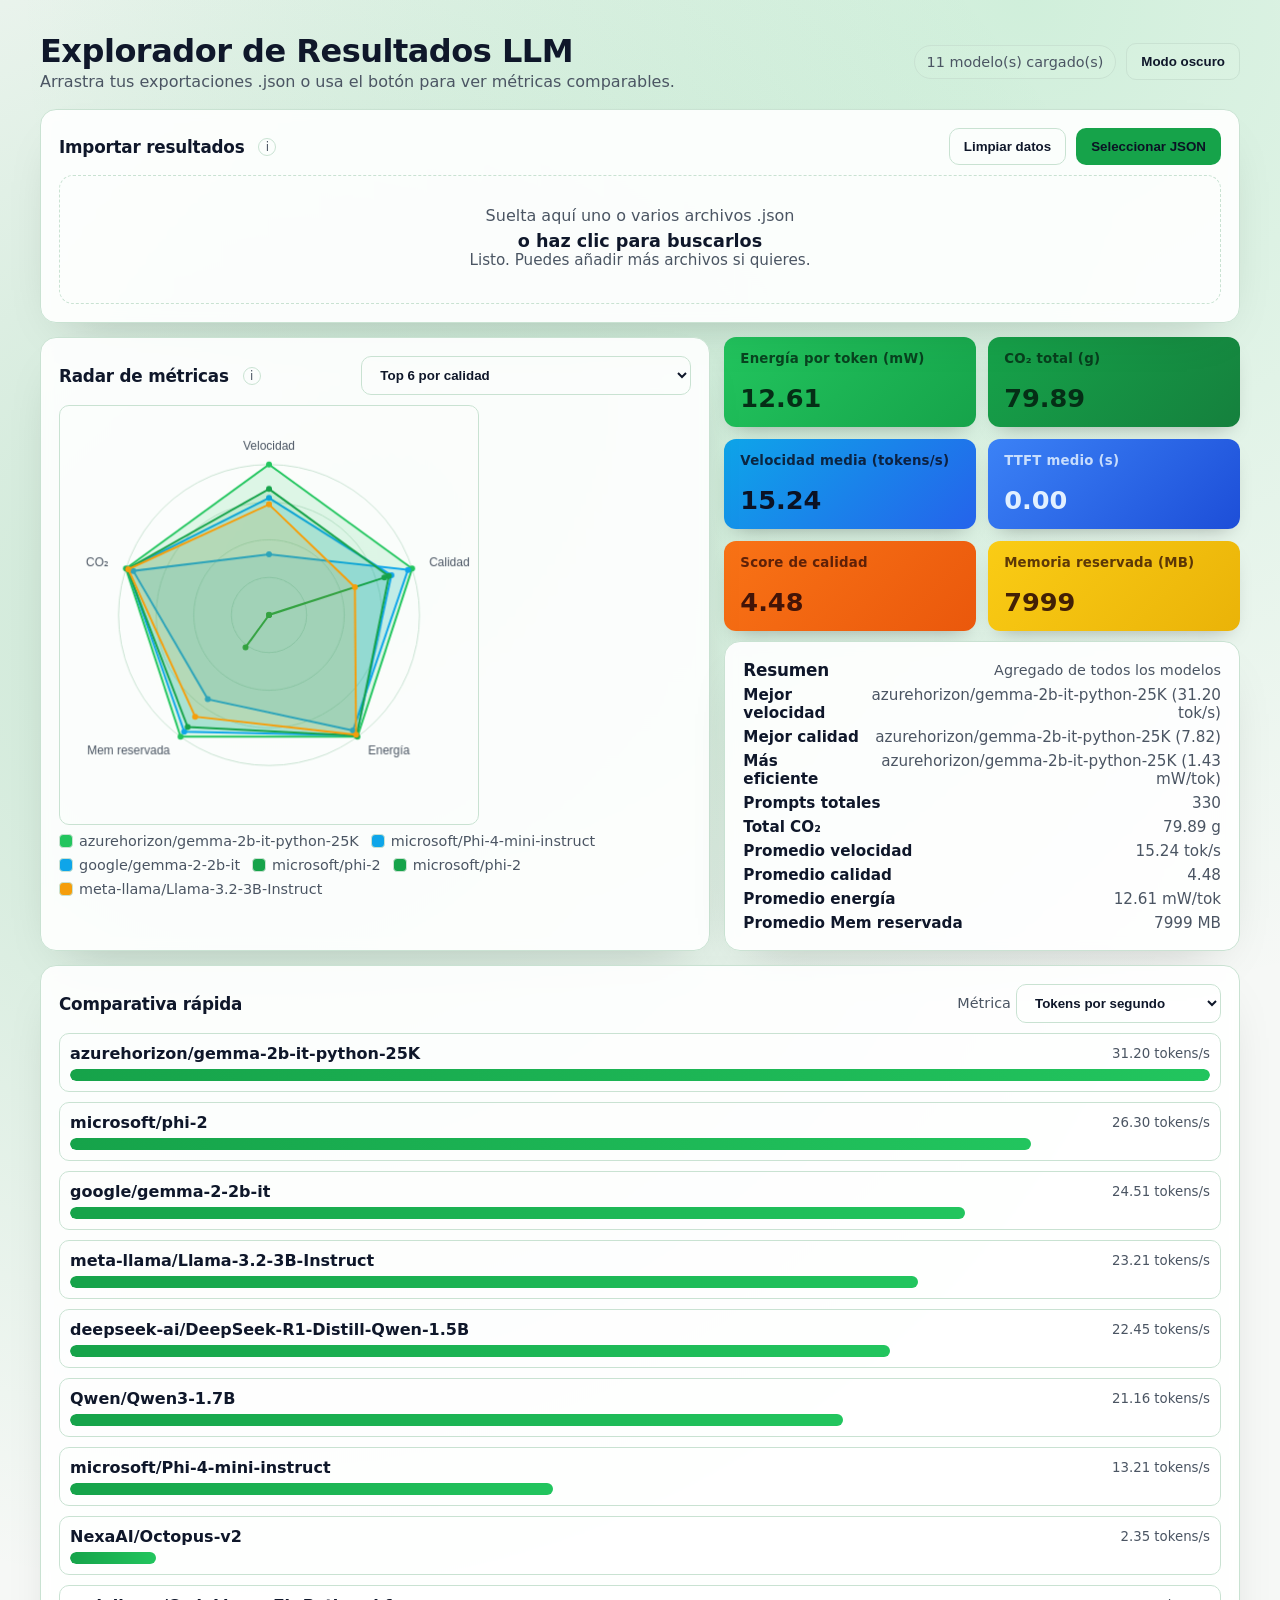
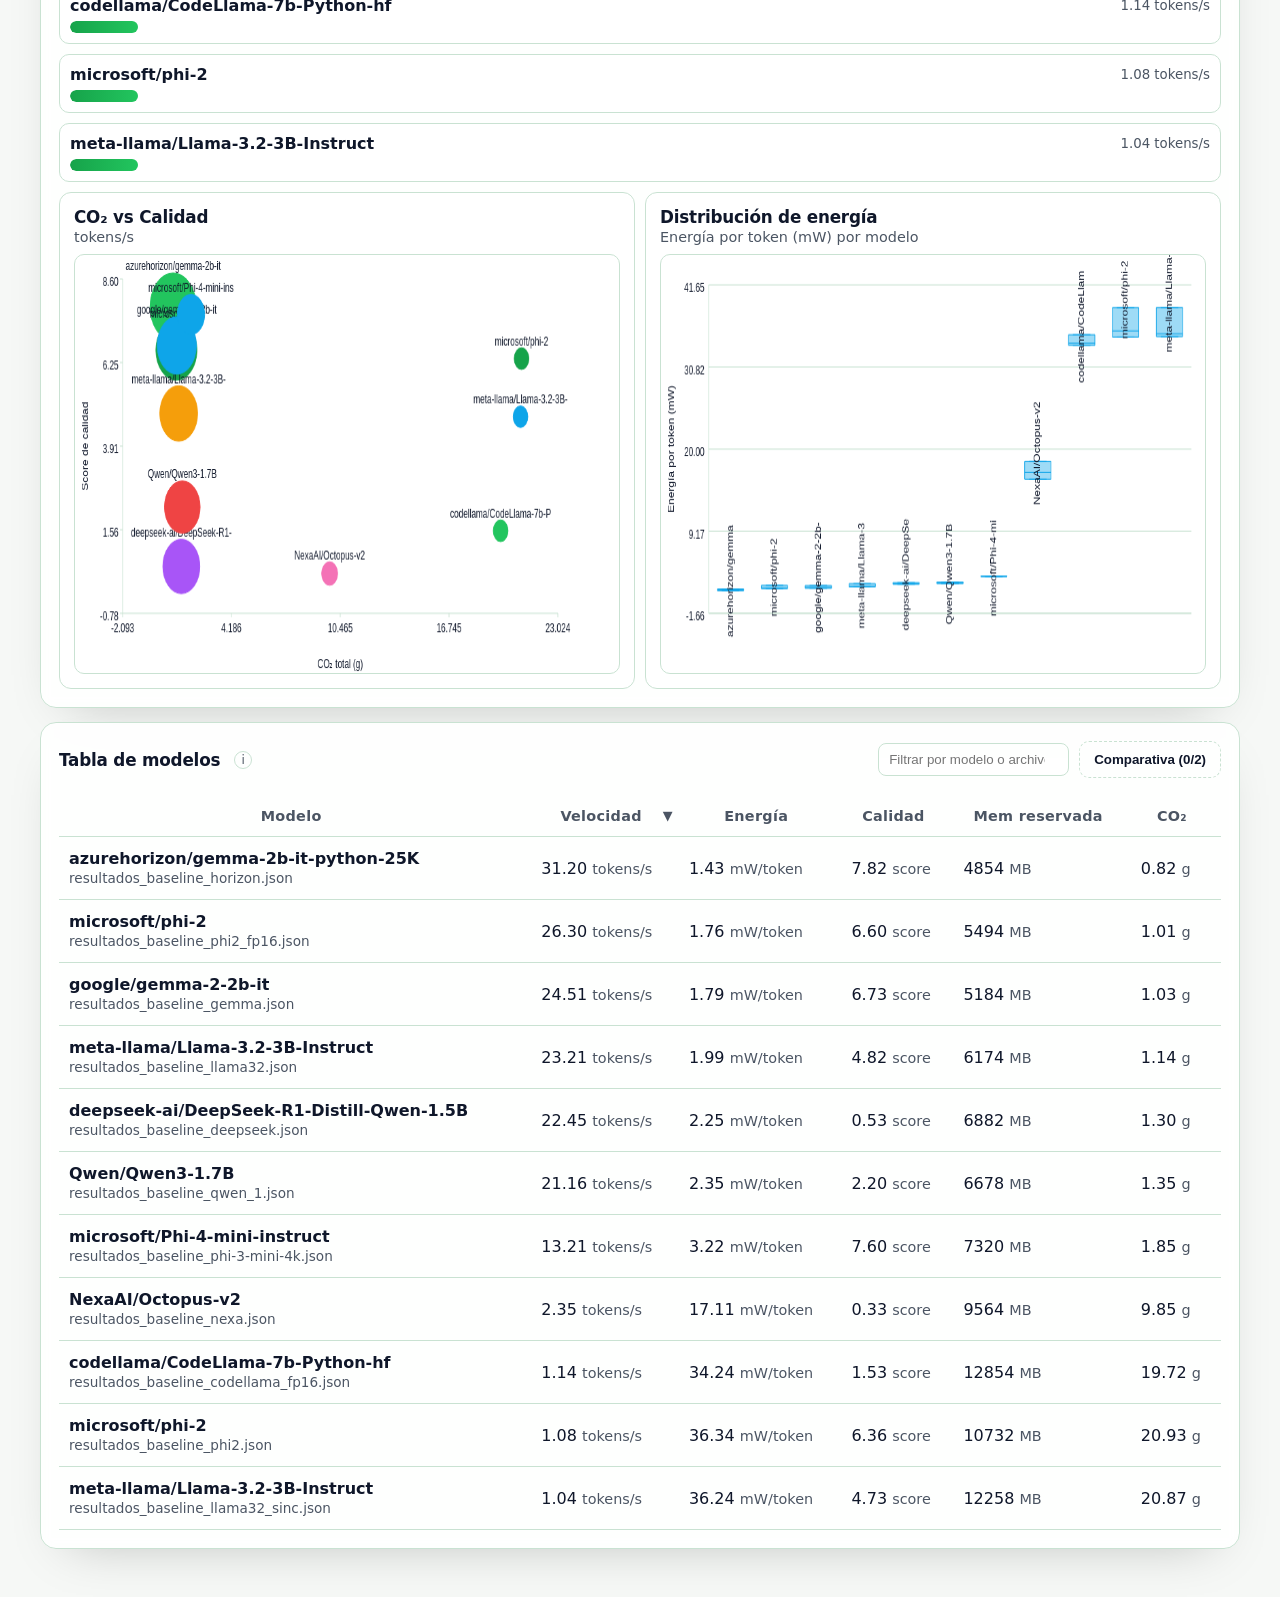
<file: index.html>
<!DOCTYPE html>
<html lang="es">
<head>
    <meta charset="UTF-8">
    <meta name="viewport" content="width=device-width, initial-scale=1.0">
    <title>Explorador de Resultados LLM</title>
    <link rel="icon" type="image/svg+xml" href="favicon.svg">
    <style>
        :root {
            /* Light mode (default) */
            --bg: #f6f8f6;
            --panel: rgba(255, 255, 255, 0.9);
            --border: #c9e2d2;
            --muted: #4b5563;
            --text: #0f172a;
            --accent: #16a34a;
            --accent-2: #22c55e;
            --card-1: linear-gradient(135deg, #16a34a 0%, #22c55e 100%);
            --card-2: linear-gradient(135deg, #0ea5e9 0%, #2563eb 100%);
            --card-3: linear-gradient(135deg, #f97316 0%, #ea580c 100%);
            --card-4: linear-gradient(135deg, #8b5cf6 0%, #6d28d9 100%);
            --shadow: 0 20px 50px -28px rgba(0,0,0,0.25);
        }

        /* end style */
        body[data-theme="dark"] {
            --bg: #0b1224;
            --panel: rgba(17, 24, 39, 0.8);
            --border: #24304a;
            --muted: #94a3b8;
            --text: #e2e8f0;
            --accent: #22c55e;
            --accent-2: #166534;
            --card-1: linear-gradient(135deg, #166534 0%, #22c55e 100%);
            --card-2: linear-gradient(135deg, #16a34a 0%, #0f5132 100%);
            --card-3: linear-gradient(135deg, #ea580c 0%, #c2410c 100%);
            --card-4: linear-gradient(135deg, #8b5cf6 0%, #6d28d9 100%);
            --shadow: 0 20px 50px -28px rgba(0,0,0,0.8);
        }

        * { box-sizing: border-box; }

        body {
            margin: 0;
            font-family: "Inter", "Segoe UI", system-ui, -apple-system, sans-serif;
            background: radial-gradient(circle at 20% 20%, color-mix(in srgb, var(--accent) 20%, transparent), transparent 35%),
                        radial-gradient(circle at 80% 0%, color-mix(in srgb, var(--accent-2) 18%, transparent), transparent 30%),
                        var(--bg);
            color: var(--text);
            min-height: 100vh;
            padding: 32px 18px 48px;
            }

        .layout { max-width: 1200px; margin: 0 auto; }
        header { display: flex; align-items: center; justify-content: space-between; gap: 16px; flex-wrap: wrap; margin-bottom: 18px; }
        header h1 { margin: 0; font-weight: 700; letter-spacing: -0.5px; }
        header p { margin: 2px 0 0; color: var(--muted); }

        .pill {
            padding: 8px 12px;
            border-radius: 999px;
            border: 1px solid var(--border);
            background: rgba(255,255,255,0.04);
            color: var(--muted);
            font-size: 0.9rem;
        }

        .panel {
            background: var(--panel);
            border: 1px solid var(--border);
            border-radius: 16px;
            padding: 18px;
            box-shadow: var(--shadow);
            backdrop-filter: blur(6px);
        }

        #drop-zone {
            position: relative;
            border: 1.5px dashed var(--border);
            border-radius: 14px;
            padding: 30px;
            text-align: center;
            transition: all 0.2s ease;
            cursor: pointer;
            background: rgba(255, 255, 255, 0.02);
        }

        #drop-zone.dragover {
            border-color: var(--accent);
            background: color-mix(in srgb, var(--accent) 18%, transparent);
            transform: translateY(-1px);
        }

        .drop-text { font-size: 1rem; color: var(--muted); margin: 0; }
        .drop-title { margin: 6px 0 0; font-size: 1.1rem; font-weight: 600; }

        .actions { display: flex; gap: 10px; align-items: center; flex-wrap: wrap; }
        .btn {
            border: 1px solid var(--border);
            background: rgba(255,255,255,0.04);
            color: var(--text);
            padding: 10px 14px;
            border-radius: 10px;
            cursor: pointer;
            transition: all 0.2s ease;
            font-weight: 600;
        }
        .btn:hover { border-color: var(--accent); color: var(--accent); }
        .btn-primary {
            background: var(--accent);
            color: #0b1224;
            border: 1px solid transparent;
        }
        .btn-primary:hover {
            filter: brightness(0.96);
            color: #0b1224;
            border-color: var(--accent);
        }

        .grid {
            display: grid;
            gap: 12px;
            grid-template-columns: repeat(2, minmax(220px, 1fr));
        }

        .metric-card {
            border-radius: 12px;
            padding: 14px 16px;
            color: #0b1224;
            min-height: 90px;
            display: flex;
            flex-direction: column;
            justify-content: space-between;
            box-shadow: 0 10px 20px -12px rgba(0,0,0,0.35);
        }
        .metric-card small { opacity: 0.85; font-weight: 600; letter-spacing: 0.2px; }
        .metric-card .value { font-size: 1.6rem; font-weight: 800; margin-top: 4px; }

        .panel-heading { display: flex; align-items: center; justify-content: space-between; gap: 10px; margin-bottom: 10px; }
        .panel-heading h3 { margin: 0; font-size: 1.05rem; letter-spacing: -0.2px; }

        .status { min-height: 22px; color: var(--muted); font-size: 0.95rem; }
        .tag { color: var(--muted); font-size: 0.9rem; }

        #chart {
            margin-top: 6px;
            display: grid;
            gap: 10px;
        }

        #chart-row {
            display: grid;
            grid-template-columns: repeat(auto-fit, minmax(320px, 1fr));
            gap: 10px;
            margin-top: 10px;
        }
        .chart-card {
            padding: 14px;
            border-radius: 12px;
            border: 1px solid var(--border);
            background: var(--panel);
        }
        .chart-canvas {
            width: 100%;
            height: auto;
            display: block;
            border-radius: 10px;
            border: 1px solid var(--border);
            background: rgba(255,255,255,0.02);
        }

        .bar {
            background: rgba(255,255,255,0.04);
            border: 1px solid var(--border);
            border-radius: 10px;
            padding: 10px;
        }
        .bar-label { display: flex; justify-content: space-between; align-items: center; margin-bottom: 6px; font-weight: 600; }
        .bar-label small { color: var(--muted); font-weight: 500; }
        .bar-track {
            background: rgba(255, 255, 255, 0.06);
            height: 12px;
            border-radius: 999px;
            overflow: hidden;
        }
        .bar-fill {
            height: 100%;
            border-radius: 999px;
            background: linear-gradient(90deg, var(--accent), var(--accent-2));
            width: 0;
            transition: width 0.3s ease;
        }

        /* Radar visuals */
        #radar-canvas {
            width: 100%;
            height: auto;
            display: block;
            border-radius: 10px;
            border: 1px solid var(--border);
            background: rgba(255,255,255,0.02);
        }
        .legend {
            display: flex;
            flex-wrap: wrap;
            gap: 8px 12px;
            margin-top: 8px;
            color: var(--muted);
        }
        .legend-item {
            display: inline-flex;
            align-items: center;
            gap: 6px;
            font-size: 0.9rem;
        }
        .legend-swatch {
            width: 14px;
            height: 14px;
            border-radius: 4px;
            border: 1px solid var(--border);
        }

        /* Summary layout */
        #summary-row {
            display: grid;
            grid-template-columns: 1.3fr 1fr;
            gap: 14px;
            align-items: stretch;
        }
        .cards-col { display: flex; flex-direction: column; gap: 10px; }
        .info-list { list-style: none; padding: 0; margin: 0; display: grid; gap: 6px; }
        .info-list li { font-size: 0.95rem; color: var(--muted); display: flex; justify-content: space-between; gap: 8px; }
        .info-key { color: var(--text); font-weight: 600; }
        .info-val { text-align: right; }

        @media (max-width: 900px) {
            #summary-row { grid-template-columns: 1fr; }
        }

        table { width: 100%; border-collapse: collapse; margin-top: 8px; }
        thead { color: var(--muted); font-size: 0.9rem; letter-spacing: 0.3px; }
        th, td { padding: 12px 10px; border-bottom: 1px solid var(--border); }
        tbody tr:hover { background: rgba(255,255,255,0.03); }
        td strong { display: block; }
        .file-name { color: var(--muted); font-size: 0.85rem; }
        .badge {
            display: inline-flex;
            align-items: center;
            gap: 6px;
            padding: 6px 8px;
            border-radius: 8px;
            background: rgba(255,255,255,0.06);
            border: 1px solid var(--border);
            color: var(--text);
            font-size: 0.9rem;
        }

        .table-controls {
            display: flex;
            justify-content: space-between;
            flex-wrap: wrap;
            gap: 10px;
            align-items: center;
        }
        .btn-ghost {
            border: 1px dashed var(--border);
            background: transparent;
            color: var(--text);
        }
        .control-left {
            display: flex;
            flex-wrap: wrap;
            gap: 8px;
            align-items: center;
        }
        .status-pill {
            padding: 6px 10px;
            border-radius: 999px;
            border: 1px solid var(--border);
            background: rgba(255,255,255,0.06);
            color: var(--muted);
            font-size: 0.9rem;
            white-space: nowrap;
        }
        .help-icon {
            display: inline-flex;
            align-items: center;
            justify-content: center;
            width: 18px;
            height: 18px;
            border-radius: 50%;
            border: 1px solid var(--border);
            color: var(--muted);
            font-size: 12px;
            cursor: pointer;
            margin-left: 6px;
            position: relative;
        }
        .help-icon .tooltip {
            display: none;
            position: absolute;
            top: 24px;
            left: 0;
            transform: translateX(-10%);
            background: var(--panel);
            border: 1px solid var(--border);
            border-radius: 8px;
            padding: 8px 10px;
            color: var(--text);
            font-size: 0.88rem;
            max-width: 240px;
            white-space: normal;
            box-shadow: var(--shadow);
            z-index: 5;
        }
        .help-icon:hover .tooltip { display: block; }
        .input {
            padding: 8px 10px;
            border-radius: 8px;
            border: 1px solid var(--border);
            background: rgba(255,255,255,0.04);
            color: var(--text);
        }
        .sortable {
            cursor: pointer;
            user-select: none;
            position: relative;
            padding-right: 18px;
        }
        .sortable::after {
            content: attr(data-sort-icon);
            position: absolute;
            right: 6px;
            color: var(--muted);
            font-size: 0.8rem;
        }

        /* Compare page */
        #compare-page {
            display: none;
            position: fixed;
            inset: 0;
            background: var(--bg);
            overflow-y: auto;
            padding: 26px 18px 36px;
            z-index: 10;
        }
        #compare-page .compare-grid {
            display: grid;
            grid-template-columns: repeat(auto-fit, minmax(320px, 1fr));
            gap: 14px;
        }
        #compare-page .metric-block {
            background: var(--panel);
            border: 1px solid var(--border);
            border-radius: 14px;
            padding: 14px;
        }
        #compare-page h2 { margin: 0 0 6px; letter-spacing: -0.2px; }
        #compare-page .meta { color: var(--muted); margin-bottom: 10px; }

        @media (max-width: 800px) {
            header { flex-direction: column; align-items: flex-start; }
            .panel-heading { flex-direction: column; align-items: flex-start; }
        }
    </style>
</head>
<body data-theme="light">
    <div class="layout">
        <header>
            <div>
                <h1>Explorador de Resultados LLM</h1>
                <p>Arrastra tus exportaciones .json o usa el botón para ver métricas comparables.</p>
            </div>
            <div class="actions">
                <div class="pill" id="model-count">0 modelos cargados</div>
                <button class="btn" id="theme-toggle" aria-pressed="false">Modo oscuro</button>
            </div>
        </header>

        <div class="panel" id="uploader">
            <div class="panel-heading">
                <div style="display:flex; align-items:center; gap:8px;">
                    <h3>Importar resultados</h3>
                    <span class="help-icon" aria-label="Ayuda importación">i
                        <span class="tooltip">Sube JSON de resultados o arrástralos aquí. Para defaults, sirve la web con un servidor local.</span>
                    </span>
                </div>
                <div class="actions">
                    <button class="btn" id="clear-data">Limpiar datos</button>
                    <button class="btn-primary btn" id="open-picker">Seleccionar JSON</button>
                    <input type="file" id="file-input" accept=".json" multiple style="display:none;">
                </div>
            </div>
            <div id="drop-zone">
                <p class="drop-text">Suelta aquí uno o varios archivos .json</p>
                <p class="drop-title">o haz clic para buscarlos</p>
                <div class="status" id="status">Esperando archivos…</div>
            </div>
        </div>

        <div id="summary-row" style="margin-top:14px;">
            <div class="panel" id="radar-panel" style="display:none;">
                <div class="panel-heading">
                    <div style="display:flex; align-items:center; gap:8px;">
                        <h3>Radar de métricas</h3>
                        <span class="help-icon" aria-label="Ayuda radar">i
                            <span class="tooltip">Usa el desplegable o la leyenda para enfocar un modelo. Los ejes se normalizan con mínimos/máximos globales.</span>
                        </span>
                    </div>
                    <select id="radar-select" class="btn" aria-label="Seleccionar modelo para radar">
                        <option value="__auto__">Top 6 por calidad</option>
                    </select>
                </div>
                <canvas id="radar-canvas"></canvas>
                <div class="legend" id="radar-legend"></div>
            </div>

            <div class="cards-col" id="cards" style="display:none;">
                <div class="grid">
                    <div class="metric-card" style="background: linear-gradient(135deg,#22c55e,#16a34a); color:#052e16;">
                        <small>Energía por token (mW)</small>
                        <div class="value" id="energy-card">0</div>
                    </div>
                    <div class="metric-card" style="background: linear-gradient(135deg,#16a34a,#15803d); color:#052e16;">
                        <small>CO₂ total (g)</small>
                        <div class="value" id="co2-card">0</div>
                    </div>
                    <div class="metric-card" style="background: linear-gradient(135deg,#0ea5e9,#2563eb); color:#0b1224;">
                        <small>Velocidad media (tokens/s)</small>
                        <div class="value" id="speed-card">0</div>
                    </div>
                    <div class="metric-card" style="background: linear-gradient(135deg,#3b82f6,#1d4ed8); color:#e2f0ff;">
                        <small>TTFT medio (s)</small>
                        <div class="value" id="ttft-card">0</div>
                    </div>
                    <div class="metric-card" style="background: linear-gradient(135deg,#f97316,#ea580c); color:#431407;">
                        <small>Score de calidad</small>
                        <div class="value" id="quality-card">0</div>
                    </div>
                    <div class="metric-card" style="background: linear-gradient(135deg,#facc15,#eab308); color:#422006;">
                        <small>Memoria reservada (MB)</small>
                        <div class="value" id="mem-card">0</div>
                    </div>
                </div>
                <div class="panel" id="info-panel">
                    <div class="panel-heading" style="margin-bottom:6px;">
                        <h3 id="info-title" style="margin:0;">Resumen</h3>
                        <span class="tag" id="info-subtitle">Agregado de todos los modelos</span>
                    </div>
                    <ul class="info-list" id="info-list"></ul>
                </div>
            </div>
        </div>

        <div class="panel" id="chart-panel" style="display:none; margin-top: 14px;">
            <div class="panel-heading">
                <h3>Comparativa rápida</h3>
                <div>
                    <label class="tag" for="metric-select">Métrica</label>
                    <select id="metric-select" class="btn">
                        <option value="tps">Tokens por segundo</option>
                        <option value="eval">Score de calidad</option>
                        <option value="wpt">mW por token</option>
                        <option value="mem_reserved">Memoria reservada (MB)</option>
                    </select>
                </div>
            </div>
            <div id="chart"></div>
            <div id="chart-row">
                <div class="chart-card">
                    <div class="panel-heading" style="margin-bottom:8px; padding:0;">
                        <div>
                            <h3 style="margin:0;">CO₂ vs Calidad</h3>
                            <span class="tag">tokens/s</span>
                        </div>
                    </div>
                    <canvas id="bubble-canvas" class="chart-canvas"></canvas>
                </div>
                <div class="chart-card">
                    <div class="panel-heading" style="margin-bottom:8px; padding:0;">
                        <div>
                            <h3 style="margin:0;">Distribución de energía</h3>
                            <span class="tag">Energía por token (mW) por modelo</span>
                        </div>
                    </div>
                    <canvas id="box-canvas" class="chart-canvas"></canvas>
                </div>
            </div>
        </div>


        <div class="panel" id="table-panel" style="display:none; margin-top: 14px;">
            <div class="panel-heading">
                <div style="display:flex; align-items:center; gap:8px;">
                    <h3>Tabla de modelos</h3>
                    <span class="help-icon" aria-label="Ayuda tabla">i
                        <span class="tooltip">Ordena con los encabezados. Filtra por texto. Haz clic en filas para marcar hasta 2 y abrir la comparativa.</span>
                    </span>
                </div>
                <div class="table-controls">
                    <div class="control-left">
                        <input class="input" id="table-filter" type="search" placeholder="Filtrar por modelo o archivo">
                    </div>
                    <div class="control-right">
                        <button class="btn btn-ghost" id="open-compare" disabled>Comparativa (0/2)</button>
                    </div>
                </div>
            </div>
            <div style="overflow-x:auto;">
                <table>
                    <thead>
                        <tr>
                            <th class="sortable" data-key="model" data-sort-icon="">Modelo</th>
                            <th class="sortable" data-key="speed" data-sort-icon="">Velocidad</th>
                            <th class="sortable" data-key="wpt" data-sort-icon="">Energía</th>
                            <th class="sortable" data-key="eval" data-sort-icon="">Calidad</th>
                            <th class="sortable" data-key="mem_reserved" data-sort-icon="">Mem reservada</th>
                            <th class="sortable" data-key="co2" data-sort-icon="">CO₂</th>
                        </tr>
                    </thead>
                    <tbody id="table-body"></tbody>
                </table>
            </div>
        </div>
    </div>

    <div class="panel" id="compare-panel" style="display:none; margin-top: 14px;">
        <div class="panel-heading">
            <h3>Comparativa lado a lado</h3>
            <span class="tag" id="compare-title">Selecciona 2 modelos en la tabla</span>
        </div>
        <div id="compare-grid" style="display:grid; grid-template-columns: repeat(auto-fit, minmax(280px, 1fr)); gap: 12px;"></div>
    </div>

    <div id="compare-page">
        <div style="display:flex; justify-content:space-between; align-items:center; gap:12px; flex-wrap:wrap; margin-bottom:14px;">
            <div>
                <h2>Comparativa detallada</h2>
                <div class="meta" id="compare-page-subtitle">Selecciona 2 modelos en la tabla</div>
            </div>
            <div style="display:flex; gap:8px; flex-wrap:wrap;">
                <button class="btn" id="close-compare-page">Volver</button>
                <button class="btn btn-ghost" id="clear-compare">Limpiar selección</button>
            </div>
        </div>
        <div id="compare-page-grid" class="compare-grid"></div>
    </div>

    <script>
        const state = {
            models: [],
            seen: new Set(),
            byFile: {},
            colorMap: {},
            activeModel: null
        };
        const defaultFiles = [
            "resultados_baseline_codellama_fp16.json",
            "resultados_baseline_deepseek.json",
            "resultados_baseline_gemma.json",
            "resultados_baseline_horizon.json",
            "resultados_baseline_llama32.json",
            "resultados_baseline_llama32_sinc.json",
            "resultados_baseline_nexa.json",
            "resultados_baseline_phi2_fp16.json",
            "resultados_baseline_phi2.json",
            "resultados_baseline_phi-3-mini-4k.json",
            "resultados_baseline_qwen_1.json"
        ];

        const themeToggle = document.getElementById("theme-toggle");
        const dropZone = document.getElementById("drop-zone");
        const fileInput = document.getElementById("file-input");
        const status = document.getElementById("status");
        const modelCount = document.getElementById("model-count");
        const chartPanel = document.getElementById("chart-panel");
        const tablePanel = document.getElementById("table-panel");
        const radarPanel = document.getElementById("radar-panel");
        const radarCanvas = document.getElementById("radar-canvas");
        const radarLegend = document.getElementById("radar-legend");
        const radarSelect = document.getElementById("radar-select");
        const cards = document.getElementById("cards");
        const infoTitle = document.getElementById("info-title");
        const infoSubtitle = document.getElementById("info-subtitle");
        const infoList = document.getElementById("info-list");
        const tableFilter = document.getElementById("table-filter");
        const tableHeaders = Array.from(document.querySelectorAll("th.sortable"));
        const clearBtn = document.getElementById("clear-data");
        const comparePanel = document.getElementById("compare-panel");
        const compareGrid = document.getElementById("compare-grid");
        const compareTitle = document.getElementById("compare-title");
        const compareHint = document.getElementById("compare-hint");
        const comparePage = document.getElementById("compare-page");
        const comparePageGrid = document.getElementById("compare-page-grid");
        const comparePageSubtitle = document.getElementById("compare-page-subtitle");
        const openCompareBtn = document.getElementById("open-compare");
        const closeComparePageBtn = document.getElementById("close-compare-page");
        const clearCompareBtn = document.getElementById("clear-compare");
        const bubbleCanvas = document.getElementById("bubble-canvas");
        const boxCanvas = document.getElementById("box-canvas");

        const speedCard = document.getElementById("speed-card");
        const energyCard = document.getElementById("energy-card");
        const memCard = document.getElementById("mem-card");
        const qualityCard = document.getElementById("quality-card");
        const ttftCard = document.getElementById("ttft-card");
        const co2Card = document.getElementById("co2-card");

        const THEME_KEY = "results_viewer_theme";
        const tableSort = { key: "speed", dir: "desc" };
        let filterText = "";
        let selectedForCompare = [];

        document.getElementById("open-picker").addEventListener("click", () => fileInput.click());
        document.getElementById("metric-select").addEventListener("change", () => renderChart());
        radarSelect.addEventListener("change", () => {
            const val = radarSelect.value;
            state.activeModel = val === "__auto__" ? null : val;
            renderRadarChart();
            renderSummary();
            renderComparePanel();
        });
        clearBtn.addEventListener("click", () => clearAll());
        openCompareBtn.addEventListener("click", () => openComparePage());
        closeComparePageBtn.addEventListener("click", () => closeComparePage());
        clearCompareBtn.addEventListener("click", () => {
            selectedForCompare = [];
            renderTable();
            renderComparePanel();
            closeComparePage();
        });
        tableFilter.addEventListener("input", (e) => {
            filterText = e.target.value.toLowerCase();
            renderTable();
        });
        tableHeaders.forEach(th => {
            th.addEventListener("click", () => {
                const key = th.dataset.key;
                if (tableSort.key === key) {
                    tableSort.dir = tableSort.dir === "asc" ? "desc" : "asc";
                } else {
                    tableSort.key = key;
                    tableSort.dir = key === "model" ? "asc" : "desc";
                }
                updateSortIcons();
                renderTable();
            });
        });
        themeToggle.addEventListener("click", () => {
            const current = document.body.getAttribute("data-theme") || "light";
            const next = current === "dark" ? "light" : "dark";
            setTheme(next);
        });

        initializeTheme();
        loadDefaults(true);
        setTimeout(() => {
            if (!state.models.length) loadDefaults(true);
        }, 400);

        fileInput.addEventListener("change", (e) => handleFiles([...e.target.files]));

        ["dragenter", "dragover"].forEach(evt => {
            dropZone.addEventListener(evt, (e) => {
                e.preventDefault();
                e.stopPropagation();
                dropZone.classList.add("dragover");
            });
        });
        ["dragleave", "drop"].forEach(evt => {
            dropZone.addEventListener(evt, (e) => {
                e.preventDefault();
                e.stopPropagation();
                dropZone.classList.remove("dragover");
            });
        });
        dropZone.addEventListener("drop", (e) => {
            const files = [...e.dataTransfer.files].filter(f => f.name.toLowerCase().endsWith(".json"));
            handleFiles(files);
        });
        dropZone.addEventListener("click", () => fileInput.click());

        function initializeTheme() {
            const stored = localStorage.getItem(THEME_KEY);
            setTheme(stored || "light");
        }

        function setTheme(theme) {
            document.body.setAttribute("data-theme", theme);
            localStorage.setItem(THEME_KEY, theme);
            const dark = theme === "dark";
            themeToggle.textContent = dark ? "Modo claro" : "Modo oscuro";
            themeToggle.setAttribute("aria-pressed", dark ? "true" : "false");
        }

        function handleFiles(files) {
            if (!files.length) {
                status.textContent = "No se detectaron archivos .json.";
                return;
            }
            status.textContent = `Procesando ${files.length} archivo(s)…`;
            files.forEach(file => {
                const reader = new FileReader();
                reader.onload = (e) => {
                    ingestContent(e.target.result, file.name);
                    finalizeRender();
                };
                reader.onerror = () => status.textContent = `No pude leer ${file.name}`;
                reader.readAsText(file);
            });
        }

        function ingestContent(text, filename) {
            if (state.seen.has(filename)) return;
            try {
                const parsed = JSON.parse(text);
                if (!parsed.payload || !parsed.payload.metrics) throw new Error("Formato sin payload.metrics");
                const metrics = parsed.payload.metrics;
                const info = parsed.payload.run_info || {};

                const record = {
                    model: info.model || filename.replace(".json", ""),
                    filename,
                    disciplines: info.disciplines || [],
                    scores: metrics.evaluation_scores || [],
                    speed: mean(metrics.tokens_per_second),
                    wpt: mean(metrics.w_per_token) * 1000, // pasar a mW
                    eval: mean(metrics.evaluation_scores),
                    ttft: mean(metrics.ttft),
                    co2: sum(metrics.co2e_g_total),
                    mem_reserved: info.gpu_memory_reserved_mb || 0,
                    raw: parsed
                };

                state.models.push(record);
                state.seen.add(filename);
                state.byFile[filename] = record;
            } catch (err) {
                console.error(`Error en ${filename}:`, err);
            }
        }

        async function loadDefaults(isAuto = false) {
            if (location.protocol === "file:") {
                if (isAuto) {
                    status.textContent = "No se pueden cargar archivos por defecto en modo file://. Usa un servidor local o sube JSON.";
                }
                return;
            }
            status.textContent = isAuto ? "Cargando resultados locales..." : "Cargando archivos...";
            const fetches = defaultFiles.map(async (name) => {
                if (state.seen.has(name)) return null;
                const candidates = Array.from(new Set([name, `./${name}`]));
                for (const url of candidates) {
                    try {
                        const res = await fetch(url, { cache: "no-store" });
                        if (!res.ok) continue;
                        const text = await res.text();
                        return { name, text };
                    } catch (e) {
                        continue;
                    }
                }
                return null;
            });
            const results = await Promise.all(fetches);
            const loaded = results.filter(Boolean);
            if (!loaded.length && isAuto) {
                status.textContent = "No se encontraron resultados locales.";
                return;
            }
            loaded.forEach(f => ingestContent(f.text, f.name));
            if (loaded.length) {
                finalizeRender();
            } else {
                status.textContent = location.protocol === "file:"
                    ? "Inicia un servidor local (por ej. `python -m http.server`) o sube JSON manualmente."
                    : "No se cargaron archivos.";
            }
        }

        function finalizeRender() {
            if (!state.models.length) return;
            state.models.sort((a, b) => b.speed - a.speed);
            renderSummary();
            renderChart();
            populateRadarSelect();
            assignColors();
            renderRadarChart();
            renderBubble();
            if (typeof renderBoxPlot === "function") {
                renderBoxPlot();
            }
            renderTable();
            updateInfoPanel();
            modelCount.textContent = `${state.models.length} modelo(s) cargado(s)`;
            status.textContent = "Listo. Puedes añadir más archivos si quieres.";
            radarPanel.style.display = "block";
            chartPanel.style.display = "block";
            tablePanel.style.display = "block";
            cards.style.display = "flex";
        }

        function renderSummary() {
            const total = state.models.length;
            const active = state.activeModel ? state.byFile[state.activeModel] : null;

            if (active) {
                speedCard.textContent = (active.speed ?? 0).toFixed(2);
                energyCard.textContent = (active.wpt ?? 0).toFixed(2);
                memCard.textContent = (active.mem_reserved ?? 0).toFixed(0);
                qualityCard.textContent = (active.eval ?? 0).toFixed(2);
                ttftCard.textContent = (active.ttft ?? 0).toFixed(2);
                co2Card.textContent = (active.co2 ?? 0).toFixed(2);
            } else {
                const speedAvg = average(state.models.map(m => m.speed));
                const wptAvg = average(state.models.map(m => m.wpt));
                const evalAvg = average(state.models.map(m => m.eval));
                const memAvg = average(state.models.map(m => m.mem_reserved));
                const ttftAvg = average(state.models.map(m => m.ttft));
                const co2Total = state.models.reduce((acc, m) => acc + (m.co2 || 0), 0);

                speedCard.textContent = speedAvg.toFixed(2);
                energyCard.textContent = wptAvg.toFixed(2);
                memCard.textContent = memAvg.toFixed(0);
                qualityCard.textContent = evalAvg.toFixed(2);
                ttftCard.textContent = ttftAvg.toFixed(2);
                co2Card.textContent = co2Total.toFixed(2);
            }
            updateInfoPanel();
        }

        function clearAll() {
            state.models = [];
            state.seen = new Set();
            state.byFile = {};
            state.colorMap = {};
            state.activeModel = null;
            selectedForCompare = [];
            radarSelect.innerHTML = '<option value="__auto__">Top 6 por calidad</option>';
            document.getElementById("chart").innerHTML = "";
            document.getElementById("table-body").innerHTML = "";
            radarLegend.innerHTML = "";
            infoList.innerHTML = "";
            speedCard.textContent = "0";
            energyCard.textContent = "0";
            qualityCard.textContent = "0";
            co2Card.textContent = "0";
            status.textContent = "Datos limpiados. Sube nuevos archivos.";
            modelCount.textContent = "0 modelos cargados";
            radarPanel.style.display = "none";
            chartPanel.style.display = "none";
            tablePanel.style.display = "none";
            cards.style.display = "none";
            updateInfoPanel();
            renderComparePanel();
            updateCompareButton();
        }

        function renderChart() {
            const metric = document.getElementById("metric-select").value;
            const chart = document.getElementById("chart");
            chart.innerHTML = "";
            if (!state.models.length) return;

            const mapKey = {
                tps: { label: "tokens/s", key: "speed" },
                eval: { label: "score", key: "eval" },
                wpt: { label: "mW/token", key: "wpt" },
                mem_reserved: { label: "MB", key: "mem_reserved" }
            }[metric];

            const values = state.models.map(m => m[mapKey.key] || 0);
            const max = Math.max(...values, 1);

            state.models.forEach((m) => {
                const value = m[mapKey.key] || 0;
                const bar = document.createElement("div");
                bar.className = "bar";

                const label = document.createElement("div");
                label.className = "bar-label";
                label.innerHTML = `<span>${m.model}</span><small>${value.toFixed(2)} ${mapKey.label}</small>`;

                const track = document.createElement("div");
                track.className = "bar-track";
                const fill = document.createElement("div");
                fill.className = "bar-fill";

                const pct = mapKey.invert ? (1 - value / max) * 100 : (value / max) * 100;
                fill.style.width = `${Math.max(6, Math.min(100, pct))}%`;

                track.appendChild(fill);
                bar.appendChild(label);
                bar.appendChild(track);
                chart.appendChild(bar);
            });
        }

        function populateRadarSelect() {
            const current = radarSelect.value || "__auto__";
            radarSelect.innerHTML = "";
            const autoOpt = document.createElement("option");
            autoOpt.value = "__auto__";
            autoOpt.textContent = "Top 6 por calidad";
            radarSelect.appendChild(autoOpt);

            state.models.forEach(m => {
                const opt = document.createElement("option");
                opt.value = m.filename;
                opt.textContent = m.model;
                radarSelect.appendChild(opt);
            });

            const exists = Array.from(radarSelect.options).some(o => o.value === current);
            const nextVal = exists ? current : "__auto__";
            radarSelect.value = nextVal;
            state.activeModel = nextVal === "__auto__" ? null : nextVal;
        }

        function renderBubble() {
            if (!state.models.length) return;
            const dpr = window.devicePixelRatio || 1;
            const container = bubbleCanvas.parentElement;
            const width = Math.max(520, container?.clientWidth || 800);
            const height = Math.max(420, container?.clientHeight || 0, 420);
            bubbleCanvas.width = width * dpr;
            bubbleCanvas.height = height * dpr;
            bubbleCanvas.style.width = "100%";
            bubbleCanvas.style.height = `${height}px`;
            const ctx = bubbleCanvas.getContext("2d");
            ctx.setTransform(dpr, 0, 0, dpr, 0, 0);
            ctx.clearRect(0, 0, width, height);
            ctx.font = "12px 'Inter', 'Segoe UI', sans-serif";
            ctx.textBaseline = "middle";

            const margin = { top: 24, right: 90, bottom: 60, left: 70 };
            const plotW = width - margin.left - margin.right;
            const plotH = height - margin.top - margin.bottom;

            const xs = state.models.map(m => m.co2 || 0);
            const ys = state.models.map(m => m.eval || 0);
            const sizes = state.models.map(m => m.speed || 0);
            const minX = Math.min(...xs, 0);
            const maxX = Math.max(...xs, 1);
            const minY = Math.min(...ys, 0);
            const maxY = Math.max(...ys, 1);
            const minS = Math.min(...sizes, 0);
            const maxS = Math.max(...sizes, 1);

            const xPad = (maxX - minX || 1) * 0.1;
            const yPad = (maxY - minY || 1) * 0.1;
            const x0 = minX - xPad;
            const x1 = maxX + xPad;
            const y0 = minY - yPad;
            const y1 = maxY + yPad;

            function xScale(v) {
                return margin.left + ((v - x0) / (x1 - x0 || 1)) * plotW;
            }
            function yScale(v) {
                return margin.top + plotH - ((v - y0) / (y1 - y0 || 1)) * plotH;
            }
            function sizeScale(v) {
                const norm = (v - minS) / (maxS - minS || 1);
                return 10 + norm * 24;
            }

            const textColor = getComputedStyle(document.body).getPropertyValue("--text") || "#0f172a";
            const borderColor = getComputedStyle(document.body).getPropertyValue("--border") || "#e5e7eb";

            // grid + axes
            ctx.strokeStyle = borderColor;
            ctx.lineWidth = 1;
            ctx.fillStyle = textColor;
            ctx.textAlign = "center";

            const ticks = 4;
            for (let i = 0; i <= ticks; i++) {
                const tx = margin.left + (plotW / ticks) * i;
                const valX = x0 + (x1 - x0) * (i / ticks);
                ctx.beginPath();
                ctx.moveTo(tx, margin.top + plotH);
                ctx.lineTo(tx, margin.top + plotH + 4);
                ctx.stroke();
                ctx.fillText(valX.toFixed(3), tx, margin.top + plotH + 16);
            }
            for (let i = 0; i <= ticks; i++) {
                const ty = margin.top + (plotH / ticks) * i;
                const valY = y1 - (y1 - y0) * (i / ticks);
                ctx.beginPath();
                ctx.moveTo(margin.left - 4, ty);
                ctx.lineTo(margin.left, ty);
                ctx.stroke();
                ctx.textAlign = "right";
                ctx.fillText(valY.toFixed(2), margin.left - 6, ty + 4);
                ctx.textAlign = "center";
            }
            ctx.beginPath();
            ctx.moveTo(margin.left, margin.top);
            ctx.lineTo(margin.left, margin.top + plotH);
            ctx.lineTo(margin.left + plotW, margin.top + plotH);
            ctx.stroke();

            ctx.fillText("CO₂ total (g)", margin.left + plotW / 2, height - 8);
            ctx.save();
            ctx.translate(16, margin.top + plotH / 2);
            ctx.rotate(-Math.PI / 2);
            ctx.fillText("Score de calidad", 0, 0);
            ctx.restore();

            // bubbles
            state.models.forEach(m => {
                const x = xScale(m.co2 || 0);
                const y = yScale(m.eval || 0);
                const r = sizeScale(m.speed || 0);
                const color = state.colorMap[m.filename] || "rgba(34, 197, 94, 0.7)";
                ctx.fillStyle = color.replace(")", ",0.55)").replace("rgb(", "rgba(");
                ctx.strokeStyle = color;
                ctx.beginPath();
                ctx.arc(x, y, r, 0, Math.PI * 2);
                ctx.fill();
                ctx.stroke();

                ctx.fillStyle = textColor;
                ctx.textAlign = "center";
                ctx.fillText(m.model.slice(0, 24), x, y - r - 6);
            });
        }

        function renderBoxPlot() {
            if (!state.models.length) return;
            const dpr = window.devicePixelRatio || 1;
            const container = boxCanvas.parentElement;
            const width = Math.max(520, container?.clientWidth || 800);
            const height = Math.max(420, container?.clientHeight || 0, 420);
            boxCanvas.width = width * dpr;
            boxCanvas.height = height * dpr;
            boxCanvas.style.width = "100%";
            boxCanvas.style.height = `${height}px`;
            const ctx = boxCanvas.getContext("2d");
            ctx.setTransform(dpr, 0, 0, dpr, 0, 0);
            ctx.clearRect(0, 0, width, height);
            ctx.font = "12px 'Inter', 'Segoe UI', sans-serif";
            ctx.textBaseline = "middle";

            const margin = { top: 30, right: 20, bottom: 60, left: 70 };
            const plotW = width - margin.left - margin.right;
            const plotH = height - margin.top - margin.bottom;

            const datasets = state.models.map(m => ({
                label: m.model,
                values: flatten(m.raw?.payload?.metrics?.w_per_token || []).map(v => Number(v) * 1000)
            })).filter(d => d.values.length);

            const textColor = getComputedStyle(document.body).getPropertyValue("--text") || "#0f172a";
            const borderColor = getComputedStyle(document.body).getPropertyValue("--border") || "#e5e7eb";

            if (!datasets.length) {
                ctx.fillStyle = textColor;
                ctx.textAlign = "center";
                ctx.fillText("Sin datos de w_per_token", width / 2, height / 2);
                return;
            }

            const flatVals = datasets.flatMap(d => d.values);
            let minY = Math.min(...flatVals);
            let maxY = Math.max(...flatVals);
            const pad = (maxY - minY || 1) * 0.08;
            minY -= pad;
            maxY += pad;

            function yScale(v) {
                return margin.top + plotH - ((v - minY) / (maxY - minY || 1)) * plotH;
            }

            // ticks + grid
            ctx.fillStyle = textColor;
            ctx.strokeStyle = borderColor;
            const ticks = 4;
            const decimals = (maxY - minY) < 1 ? 4 : 2;
            for (let i = 0; i <= ticks; i++) {
                const val = minY + (maxY - minY) * (i / ticks);
                const y = yScale(val);
                ctx.beginPath();
                ctx.moveTo(margin.left, y);
                ctx.lineTo(margin.left + plotW, y);
                ctx.stroke();
                ctx.textAlign = "right";
                ctx.fillText(val.toFixed(decimals), margin.left - 6, y + 4);
            }

            // axes
            ctx.beginPath();
            ctx.moveTo(margin.left, margin.top);
            ctx.lineTo(margin.left, margin.top + plotH);
            ctx.lineTo(margin.left + plotW, margin.top + plotH);
            ctx.stroke();

            const bandW = plotW / Math.max(datasets.length, 1);

            datasets.forEach((d, idx) => {
                const sorted = [...d.values].sort((a, b) => a - b);
                const q1 = sorted[Math.floor(sorted.length * 0.25)] ?? 0;
                const q2 = sorted[Math.floor(sorted.length * 0.5)] ?? 0;
                const q3 = sorted[Math.floor(sorted.length * 0.75)] ?? 0;
                const minV = sorted[0] ?? 0;
                const maxV = sorted[sorted.length - 1] ?? 0;

                const xCenter = margin.left + bandW * idx + bandW / 2;
                const boxW = Math.min(60, bandW * 0.6);

                ctx.fillStyle = "rgba(14,165,233,0.4)";
                ctx.strokeStyle = "#0ea5e9";
                ctx.beginPath();
                ctx.rect(xCenter - boxW / 2, yScale(q3), boxW, yScale(q1) - yScale(q3));
                ctx.fill();
                ctx.stroke();

                ctx.beginPath();
                ctx.moveTo(xCenter - boxW / 2, yScale(q2));
                ctx.lineTo(xCenter + boxW / 2, yScale(q2));
                ctx.stroke();

                ctx.beginPath();
                ctx.moveTo(xCenter, yScale(maxV));
                ctx.lineTo(xCenter, yScale(q3));
                ctx.moveTo(xCenter, yScale(minV));
                ctx.lineTo(xCenter, yScale(q1));
                ctx.stroke();

                ctx.beginPath();
                ctx.moveTo(xCenter - boxW / 3, yScale(maxV));
                ctx.lineTo(xCenter + boxW / 3, yScale(maxV));
                ctx.moveTo(xCenter - boxW / 3, yScale(minV));
                ctx.lineTo(xCenter + boxW / 3, yScale(minV));
                ctx.stroke();

                // label inside plot, vertical
                ctx.save();
                ctx.translate(xCenter, yScale(maxV) - 8);
                ctx.rotate(-Math.PI / 2);
                ctx.fillStyle = textColor;
                ctx.textAlign = "center";
                ctx.fillText(d.label.slice(0, 18), 0, 0);
                ctx.restore();
            });

            ctx.fillStyle = textColor;
            ctx.textAlign = "center";
            ctx.save();
            ctx.translate(16, margin.top + plotH / 2);
            ctx.rotate(-Math.PI / 2);
            ctx.fillText("Energía por token (mW)", 0, 0);
            ctx.restore();
        }

        function assignColors() {
            const palette = ["#22c55e","#16a34a","#0ea5e9","#f59e0b","#a855f7","#ef4444","#0ea5e9","#f472b6"];
            state.models.forEach((m, idx) => {
                if (!state.colorMap[m.filename]) {
                    state.colorMap[m.filename] = palette[idx % palette.length];
                }
            });
        }

        function renderRadarChart() {
            radarLegend.innerHTML = "";
            const selected = radarSelect.value || "__auto__";
            let modelsForRadar = null;

            if (selected !== "__auto__") {
                const picked = state.byFile[selected] || state.models.find(m => m.model === selected);
                if (picked) modelsForRadar = [picked];
            }
            if (!modelsForRadar) {
                modelsForRadar = [...state.models].sort((a, b) => (b.eval || 0) - (a.eval || 0)).slice(0, 6);
            }
            if (!modelsForRadar.length) return;

            const metrics = [
                { key: "speed", label: "Velocidad", better: "high" },
                { key: "eval", label: "Calidad", better: "high" },
                { key: "wpt", label: "Energía", better: "low" },
                { key: "mem_reserved", label: "Mem reservada", better: "low" },
                { key: "co2", label: "CO₂", better: "low" }
            ];

            const axes = metrics.map(m => m.label);

            const axisRanges = {};
            metrics.forEach(m => {
                // Use global ranges across all loaded models so a single-model view still scales meaningfully
                const values = state.models.map(model => model[m.key]).filter(v => Number.isFinite(v));
                const hasVals = values.length > 0;
                const min = hasVals ? Math.min(...values) : 0;
                const max = hasVals ? Math.max(...values) : 0;
                axisRanges[m.key] = { min, max, flat: max === min };
            });

            const dpr = window.devicePixelRatio || 1;
            const size = 420;
            const center = size / 2;
            const radius = size * 0.36;
            const angleStep = (Math.PI * 2) / axes.length;

            radarCanvas.width = size * dpr;
            radarCanvas.height = size * dpr;
            radarCanvas.style.width = `${size}px`;
            radarCanvas.style.height = `${size}px`;
            const ctx = radarCanvas.getContext("2d");
            ctx.scale(dpr, dpr);
            ctx.clearRect(0, 0, size, size);
            ctx.font = "12px 'Inter', 'Segoe UI', sans-serif";
            ctx.textBaseline = "middle";

            const gridColor = getComputedStyle(document.body).getPropertyValue("--border") || "#e5e7eb";
            ctx.strokeStyle = gridColor;
            ctx.fillStyle = "transparent";

            // grid rings
            [0.25, 0.5, 0.75, 1].forEach(f => {
                ctx.beginPath();
                ctx.arc(center, center, radius * f, 0, Math.PI * 2);
                ctx.stroke();
            });

            // axis labels
            ctx.fillStyle = getComputedStyle(document.body).getPropertyValue("--muted") || "#6b7280";
            axes.forEach((axis, i) => {
                const angle = -Math.PI / 2 + i * angleStep;
                const x = center + Math.cos(angle) * (radius + 18);
                const y = center + Math.sin(angle) * (radius + 18);
                ctx.textAlign = x > center ? "left" : x < center ? "right" : "center";
                ctx.fillText(axis, x, y);
            });

            modelsForRadar.forEach((model, idx) => {
                const color = state.colorMap[model.filename] || "#22c55e";
                const points = metrics.map((metric, i) => {
                    const val = model[metric.key] ?? 0;
                    const range = axisRanges[metric.key];
                    const flat = range.flat;
                    const safeRange = flat ? 1 : (range.max - range.min) || 1;
                    const raw = (val - range.min) / safeRange;
                    const baseScore = metric.better === "low" ? 1 - raw : raw;
                    // If all values are identical (e.g., TTFT = 0 everywhere), place the point in the middle
                    const score = flat ? 0.5 : baseScore;
                    const norm = Math.min(1, Math.max(0, score));
                    const angle = -Math.PI / 2 + i * angleStep;
                    return {
                        x: center + Math.cos(angle) * radius * norm,
                        y: center + Math.sin(angle) * radius * norm
                    };
                });

                ctx.beginPath();
                points.forEach((p, i) => {
                    if (i === 0) ctx.moveTo(p.x, p.y);
                    else ctx.lineTo(p.x, p.y);
                });
                ctx.closePath();
                ctx.strokeStyle = color;
                ctx.lineWidth = 2;
                ctx.stroke();

                ctx.fillStyle = color + "22";
                ctx.fill();

                ctx.fillStyle = color;
                points.forEach(p => {
                    ctx.beginPath();
                    ctx.arc(p.x, p.y, 3, 0, Math.PI * 2);
                    ctx.fill();
                });

                const item = document.createElement("div");
                item.className = "legend-item";
                item.innerHTML = `<span class="legend-swatch" style="background:${color};"></span>${model.model}`;
                item.dataset.file = model.filename;
                item.style.cursor = "pointer";
                item.addEventListener("click", () => {
                    const target = item.dataset.file;
                    if (state.activeModel === target) {
                        state.activeModel = null;
                        radarSelect.value = "__auto__";
                    } else {
                        state.activeModel = target;
                        radarSelect.value = target;
                    }
                    renderRadarChart();
                    renderSummary();
                });
                radarLegend.appendChild(item);
            });
        }

        function renderTable() {
            const tbody = document.getElementById("table-body");
            tbody.innerHTML = "";

            let rows = [...state.models];

            if (filterText) {
                rows = rows.filter(m => {
                    const haystack = `${m.model} ${m.filename}`.toLowerCase();
                    return haystack.includes(filterText);
                });
            }

            rows.sort((a, b) => {
                const key = tableSort.key;
                const dir = tableSort.dir === "asc" ? 1 : -1;
                const va = a[key] ?? 0;
                const vb = b[key] ?? 0;
                if (typeof va === "string" || typeof vb === "string") {
                    return va.toString().localeCompare(vb.toString()) * dir;
                }
                return (va - vb) * dir;
            });

            rows.forEach(m => {
                const tr = document.createElement("tr");
                tr.dataset.file = m.filename;
                if (selectedForCompare.includes(m.filename)) {
                    tr.style.outline = `2px solid ${state.colorMap[m.filename] || "var(--accent)"}`;
                }
                tr.innerHTML = `
                    <td><strong>${m.model}</strong><span class="file-name">${m.filename}</span></td>
                    <td>${m.speed.toFixed(2)} <span class="tag">tokens/s</span></td>
                    <td>${m.wpt.toFixed(2)} <span class="tag">mW/token</span></td>
                    <td>${m.eval.toFixed(2)} <span class="tag">score</span></td>
                    <td>${m.mem_reserved.toFixed(0)} <span class="tag">MB</span></td>
                    <td>${m.co2.toFixed(2)} <span class="tag">g</span></td>
                `;
                tr.addEventListener("click", () => {
                    toggleCompare(m.filename);
                });
                tbody.appendChild(tr);
            });

            updateSortIcons();
        }

        function updateSortIcons() {
            tableHeaders.forEach(th => {
                const key = th.dataset.key;
                if (key === tableSort.key) {
                    th.setAttribute("data-sort-icon", tableSort.dir === "asc" ? "▲" : "▼");
                } else {
                    th.setAttribute("data-sort-icon", "");
                }
            });
        }

        function updateInfoPanel() {
            infoList.innerHTML = "";
            const active = state.activeModel ? state.byFile[state.activeModel] : null;
            if (active) {
                infoTitle.textContent = active.model;
                infoSubtitle.textContent = active.filename;
                const info = active.raw?.payload?.run_info || {};
                const gpu = (info.system_info?.gpus || [])[0];
                const sys = info.system_info || {};
                const rows = [
                    ["Precisión", info.precision || "—"],
                    ["Prompts", info.prompts_count != null ? info.prompts_count : "—"],
                    ["Batch size", info.batch_size != null ? info.batch_size : "—"],
                    ["Max tokens", info.max_new_tokens != null ? info.max_new_tokens : "—"],
                    ["Idle power (W)", info.idle_power_w != null ? info.idle_power_w.toFixed(2) : "—"],
                    ["Mem reservada (MB)", (active.mem_reserved ?? 0).toFixed(0)],
                    ["CO₂ total (g)", (active.co2 ?? 0).toFixed(2)],
                    ["Medidor", info.meter || "—"],
                    ["GPU", gpu ? `${gpu.name} (${gpu.total_memory_gb ?? "?"}GB)` : "—"],
                    ["GPU mem (alloc/res)", info.gpu_memory_allocated_mb && info.gpu_memory_reserved_mb
                        ? `${info.gpu_memory_allocated_mb.toFixed(0)}/${info.gpu_memory_reserved_mb.toFixed(0)} MB` : "—"],
                    ["RAM total", sys.total_ram_gb ? `${sys.total_ram_gb.toFixed(2)} GB` : "—"],
                    ["CPU", sys.processor_model || "—"],
                    ["OS", sys.os || "—"]
                ];
                rows.forEach(([k, v]) => {
                    const li = document.createElement("li");
                    li.innerHTML = `<span class="info-key">${k}</span><span class="info-val">${v}</span>`;
                    infoList.appendChild(li);
                });
            } else {
                infoTitle.textContent = "Resumen";
                infoSubtitle.textContent = "Agregado de todos los modelos";
                if (!state.models.length) return;
                const bestSpeed = [...state.models].sort((a,b)=> (b.speed||0)-(a.speed||0))[0];
                const bestEval = [...state.models].sort((a,b)=> (b.eval||0)-(a.eval||0))[0];
                const bestEnergy = [...state.models].sort((a,b)=> (a.wpt||0)-(b.wpt||0))[0];
                const avgTtft = average(state.models.map(m => m.ttft));
                const avgWpt = average(state.models.map(m => m.wpt));
                const avgSpeed = average(state.models.map(m => m.speed));
                const avgEval = average(state.models.map(m => m.eval));
                const totals = state.models.reduce((acc,m)=> {
                    acc.co2 += m.co2 || 0;
                    acc.prompts += (m.raw?.payload?.run_info?.prompts_count) || 0;
                    return acc;
                }, {co2:0, prompts:0});
                const rows = [
                    ["Mejor velocidad", bestSpeed ? `${bestSpeed.model} (${bestSpeed.speed.toFixed(2)} tok/s)` : "—"],
                    ["Mejor calidad", bestEval ? `${bestEval.model} (${bestEval.eval.toFixed(2)})` : "—"],
                    ["Más eficiente", bestEnergy ? `${bestEnergy.model} (${bestEnergy.wpt.toFixed(2)} mW/tok)` : "—"],
                    ["Prompts totales", totals.prompts || "—"],
                    ["Total CO₂", totals.co2.toFixed(2) + " g"],
                    ["Promedio velocidad", `${avgSpeed.toFixed(2)} tok/s`],
                    ["Promedio calidad", avgEval.toFixed(2)],
                    ["Promedio energía", `${avgWpt.toFixed(2)} mW/tok`],
                    ["Promedio Mem reservada", `${average(state.models.map(m => m.mem_reserved)).toFixed(0)} MB`]
                ];
                rows.forEach(([k, v]) => {
                    const li = document.createElement("li");
                    li.innerHTML = `<span class="info-key">${k}</span><span class="info-val">${v}</span>`;
                    infoList.appendChild(li);
                });
            }
        }

        function toggleCompare(file) {
            const idx = selectedForCompare.indexOf(file);
            if (idx >= 0) {
                selectedForCompare.splice(idx, 1);
            } else {
                if (selectedForCompare.length >= 2) selectedForCompare.shift();
                selectedForCompare.push(file);
            }
            renderTable();
            renderComparePanel();
            updateCompareButton();
        }

        function renderComparePanel() {
            compareGrid.innerHTML = "";
            if (selectedForCompare.length < 1) {
                comparePanel.style.display = "none";
                compareTitle.textContent = "Selecciona 2 modelos en la tabla";
                updateCompareButton();
                return;
            }
            const selectedModels = selectedForCompare
                .map(f => state.byFile[f])
                .filter(Boolean);
            if (!selectedModels.length) {
                comparePanel.style.display = "none";
                updateCompareButton();
                return;
            }
            comparePanel.style.display = "block";
            compareTitle.textContent = selectedForCompare.length === 1
                ? "Comparando 1 modelo (selecciona otro para lado a lado)"
                : "Comparativa lado a lado";

            selectedModels.forEach(m => {
                const info = m.raw?.payload?.run_info || {};
                const gpu = (info.system_info?.gpus || [])[0];
                const card = document.createElement("div");
                card.className = "panel";
                card.style.padding = "14px";
                card.innerHTML = `
                    <div style="display:flex; justify-content:space-between; align-items:center; gap:10px; margin-bottom:8px;">
                        <div>
                            <div style="font-weight:700;">${m.model}</div>
                            <div class="tag" style="display:block; margin-top:2px;">${m.filename}</div>
                        </div>
                        <span class="legend-swatch" style="background:${state.colorMap[m.filename] || 'var(--accent)'}; width:16px; height:16px;"></span>
                    </div>
                    <ul class="info-list">
                        <li><span class="info-key">Velocidad</span><span class="info-val">${m.speed.toFixed(2)} tok/s</span></li>
                        <li><span class="info-key">Calidad</span><span class="info-val">${m.eval.toFixed(2)}</span></li>
                        <li><span class="info-key">Energía</span><span class="info-val">${m.wpt.toFixed(2)} mW/tok</span></li>
                        <li><span class="info-key">TTFT</span><span class="info-val">${m.ttft.toFixed(2)} s</span></li>
                        <li><span class="info-key">CO₂</span><span class="info-val">${m.co2.toFixed(2)} g</span></li>
                        <li><span class="info-key">Prompts</span><span class="info-val">${info.prompts_count ?? "—"}</span></li>
                        <li><span class="info-key">Batch</span><span class="info-val">${info.batch_size ?? "—"}</span></li>
                        <li><span class="info-key">Precisión</span><span class="info-val">${info.precision ?? "—"}</span></li>
                        <li><span class="info-key">GPU</span><span class="info-val">${gpu ? gpu.name : "—"}</span></li>
                    </ul>
                `;
                compareGrid.appendChild(card);
            });
            updateCompareButton();
        }

        function openComparePage() {
            if (selectedForCompare.length === 0) return;
            renderComparePage();
            comparePage.style.display = "block";
            document.body.style.overflow = "hidden";
        }

        function closeComparePage() {
            comparePage.style.display = "none";
            document.body.style.overflow = "";
        }

        function renderComparePage() {
            comparePageGrid.innerHTML = "";
            const models = selectedForCompare.map(f => state.byFile[f]).filter(Boolean);
            if (!models.length) {
                comparePageSubtitle.textContent = "Selecciona 2 modelos en la tabla";
                return;
            }
            comparePageSubtitle.textContent = selectedForCompare.length === 1
                ? "Comparando 1 modelo (selecciona otro para más detalles)"
                : `Comparativa detallada (${selectedForCompare.length} modelos)`;

            models.forEach(m => {
                const info = m.raw?.payload?.run_info || {};
                const sys = info.system_info || {};
                const gpu = (sys.gpus || [])[0];
                const disciplines = (info.disciplines || []).map((d, i) => {
                    const scores = (m.scores || [])[i] || [];
                    const mean = average(Array.isArray(scores) ? scores : [scores]);
                    return `${d}: ${mean.toFixed(2)}`;
                }).join("<br>");
                const temps = m.raw?.payload?.metrics?.gpu_temps_c || [];
                const power = m.raw?.payload?.metrics?.power_w || [];
                const memUtil = m.raw?.payload?.metrics?.gpu_mem_util || [];

                const card = document.createElement("div");
                card.className = "metric-block";
                card.innerHTML = `
                    <div style="display:flex; justify-content:space-between; align-items:center; gap:10px; margin-bottom:8px;">
                        <div>
                            <div style="font-weight:700;">${m.model}</div>
                            <div class="meta">${m.filename}</div>
                        </div>
                        <span class="legend-swatch" style="background:${state.colorMap[m.filename] || 'var(--accent)'}; width:16px; height:16px;"></span>
                    </div>
                    <div class="info-list" style="display:grid; grid-template-columns: repeat(2, minmax(0,1fr)); gap:6px;">
                        <div><span class="info-key">Velocidad</span><br><span class="info-val">${m.speed.toFixed(2)} tok/s</span></div>
                        <div><span class="info-key">Calidad</span><br><span class="info-val">${m.eval.toFixed(2)}</span></div>
                        <div><span class="info-key">Energía</span><br><span class="info-val">${m.wpt.toFixed(2)} mW/tok</span></div>
                        <div><span class="info-key">Mem reservada</span><br><span class="info-val">${m.mem_reserved.toFixed(0)} MB</span></div>
                        <div><span class="info-key">CO₂</span><br><span class="info-val">${m.co2.toFixed(2)} g</span></div>
                        <div><span class="info-key">Prompts</span><br><span class="info-val">${info.prompts_count ?? "—"}</span></div>
                        <div><span class="info-key">Batch</span><br><span class="info-val">${info.batch_size ?? "—"}</span></div>
                        <div><span class="info-key">Max tokens</span><br><span class="info-val">${info.max_new_tokens ?? "—"}</span></div>
                        <div><span class="info-key">Precisión</span><br><span class="info-val">${info.precision ?? "—"}</span></div>
                        <div><span class="info-key">Medidor</span><br><span class="info-val">${info.meter ?? "—"}</span></div>
                        <div><span class="info-key">GPU temp (avg)</span><br><span class="info-val">${temps.length ? average(temps).toFixed(2) + " °C" : "—"}</span></div>
                        <div><span class="info-key">Power (avg)</span><br><span class="info-val">${power.length ? average(power).toFixed(2) + " W" : "—"}</span></div>
                        <div><span class="info-key">GPU util</span><br><span class="info-val">${memUtil.length ? average(memUtil).toFixed(2) + " %" : "—"}</span></div>
                    </div>
                    <hr style="border:1px solid var(--border); margin:10px 0;">
                    <div class="info-list">
                        <div><span class="info-key">GPU</span><span class="info-val">${gpu ? gpu.name : "—"}</span></div>
                        <div><span class="info-key">GPU mem</span><span class="info-val">${info.gpu_memory_allocated_mb ? info.gpu_memory_allocated_mb.toFixed(0) : "—"} / ${info.gpu_memory_reserved_mb ? info.gpu_memory_reserved_mb.toFixed(0) : "—"} MB</span></div>
                        <div><span class="info-key">RAM total</span><span class="info-val">${sys.total_ram_gb ? sys.total_ram_gb.toFixed(2) + " GB" : "—"}</span></div>
                        <div><span class="info-key">CPU</span><span class="info-val">${sys.processor_model || "—"}</span></div>
                        <div><span class="info-key">OS</span><span class="info-val">${sys.os || "—"} ${sys.os_version || ""}</span></div>
                        <div><span class="info-key">Python</span><span class="info-val">${sys.python_version || "—"}</span></div>
                    </div>
                    ${disciplines ? `<hr style="border:1px solid var(--border); margin:10px 0;"><div class="meta">Calidad por disciplina</div><div class="tag" style="display:block; line-height:1.4;">${disciplines}</div>` : ""}
                `;
                comparePageGrid.appendChild(card);
            });
        }

        function updateCompareButton() {
            openCompareBtn.disabled = selectedForCompare.length === 0;
            const count = selectedForCompare.length;
            openCompareBtn.textContent = `Comparativa (${count}/2)`;
        }

        function mean(arr) {
            const flat = flatten(arr);
            if (!flat.length) return 0;
            const total = flat.reduce((acc, v) => acc + (Number(v) || 0), 0);
            return total / flat.length;
        }

        function sum(arr) {
            return flatten(arr).reduce((acc, v) => acc + (Number(v) || 0), 0);
        }

        function average(arr) {
            if (!arr.length) return 0;
            const total = arr.reduce((acc, v) => acc + (Number(v) || 0), 0);
            return total / arr.length;
        }

        function flatten(value) {
            if (!Array.isArray(value)) return [];
            return value.flat(Infinity).filter(v => typeof v === "number");
        }

    </script>
</body>
</html>
</file>
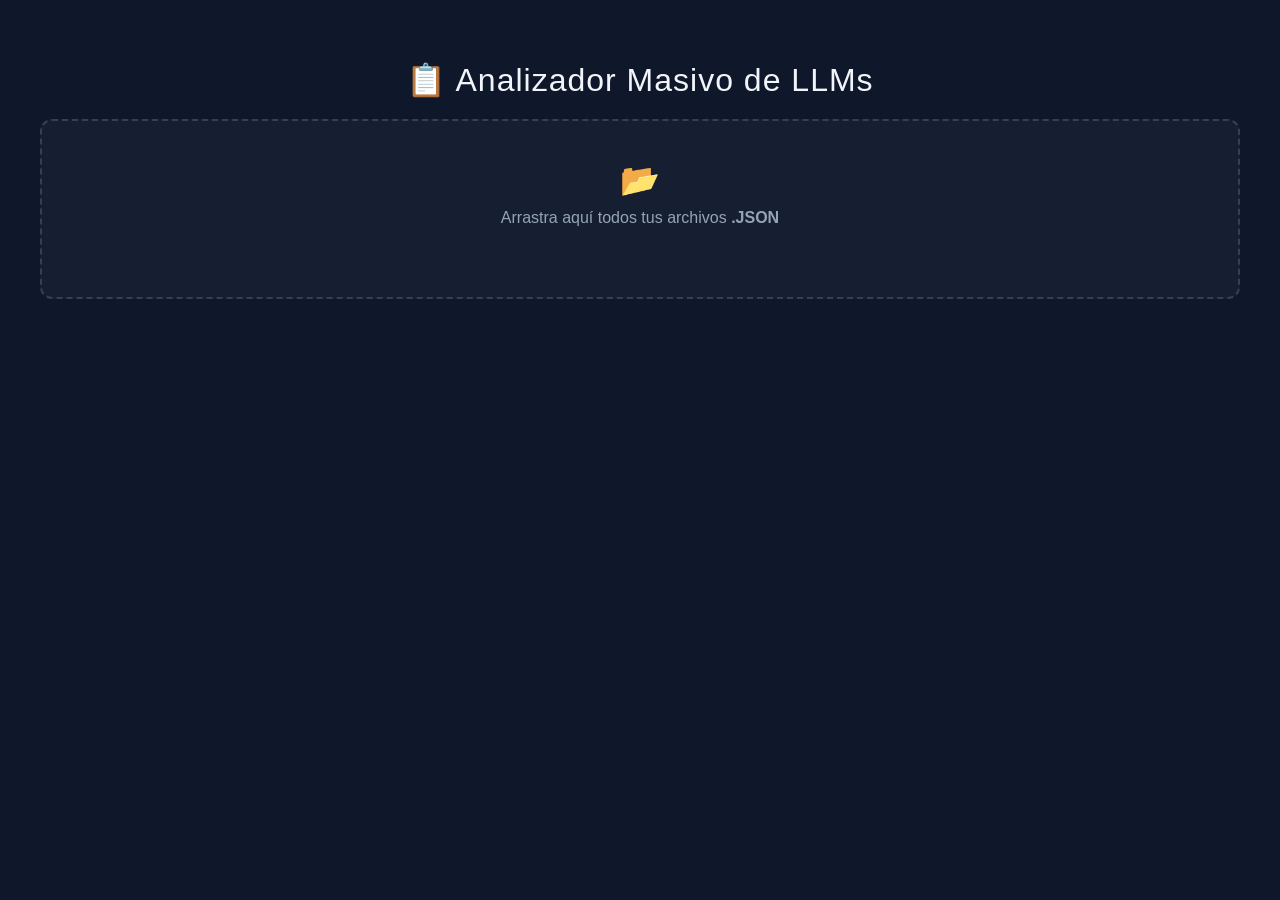
<file: resultados.html>
<!DOCTYPE html>
<html lang="es">
<head>
    <meta charset="UTF-8">
    <meta name="viewport" content="width=device-width, initial-scale=1.0">
    <title>Reporte de Inferencia LLM (Bulk Loader)</title>
    <script src="https://cdn.plot.ly/plotly-2.27.0.min.js"></script>

    <style>
        :root {
            --bg-color: #0f172a;
            --card-bg: #1e293b;
            --text-main: #f1f5f9;
            --text-muted: #94a3b8;
            --border: #334155;
            --accent: #38bdf8;
            
            /* Semáforo de Calidad */
            --score-high: #4ade80;
            --score-mid: #facc15;
            --score-low: #f87171;
        }

        body {
            font-family: 'Segoe UI', Roboto, Helvetica, Arial, sans-serif;
            background-color: var(--bg-color);
            color: var(--text-main);
            margin: 0;
            padding: 40px;
        }

        .container {
            max-width: 1400px;
            margin: 0 auto;
        }

        h1 {
            text-align: center;
            font-weight: 300;
            letter-spacing: 1px;
            margin-bottom: 20px;
        }

        /* Zona de Arrastre */
        #drop-zone {
            border: 2px dashed var(--border);
            border-radius: 12px;
            padding: 40px;
            text-align: center;
            background-color: rgba(30, 41, 59, 0.5);
            cursor: pointer;
            transition: all 0.2s ease;
            margin-bottom: 20px;
        }

        #drop-zone:hover, #drop-zone.dragover {
            border-color: var(--accent);
            background-color: rgba(56, 189, 248, 0.1);
        }

        #status-msg {
            margin-top: 10px;
            font-size: 0.9rem;
            color: var(--accent);
            min-height: 20px;
        }

        .icon { font-size: 32px; display: block; margin-bottom: 10px; }

        /* Controles */
        .controls {
            display: flex;
            justify-content: space-between;
            align-items: center;
            margin-bottom: 15px;
            gap: 10px;
        }

        .btn {
            background-color: #334155;
            color: white;
            border: none;
            padding: 8px 16px;
            border-radius: 6px;
            cursor: pointer;
            font-size: 0.85rem;
            transition: background 0.2s;
        }
        .btn:hover { background-color: #475569; }
        .btn-clear { background-color: #dc2626; }
        .btn-clear:hover { background-color: #b91c1c; }

        /* Estilos del Selector de Gráfica */
        .chart-selector {
            background-color: var(--card-bg);
            color: var(--text-main);
            border: 1px solid var(--border);
            padding: 8px 12px;
            border-radius: 6px;
            font-size: 0.9rem;
            outline: none;
        }

        /* Contenedores */
        .section-container {
            background-color: var(--card-bg);
            border-radius: 12px;
            border: 1px solid var(--border);
            overflow: hidden;
            display: none; 
            box-shadow: 0 10px 15px -3px rgba(0, 0, 0, 0.1);
            margin-bottom: 30px;
        }

        /* Tabla */
        table { width: 100%; border-collapse: collapse; }
        thead { background-color: #0f172a; }
        th {
            padding: 16px; text-align: left; font-size: 0.85rem;
            text-transform: uppercase; color: var(--text-muted);
            letter-spacing: 0.05em; border-bottom: 1px solid var(--border);
        }
        td {
            padding: 16px; border-bottom: 1px solid var(--border);
            vertical-align: middle;
        }
        tr:last-child td { border-bottom: none; }
        tr:hover { background-color: #2a384a; }

        .model-name { font-weight: bold; color: #fff; font-size: 1.05rem; }
        .file-name { font-size: 0.75rem; color: var(--text-muted); display: block; margin-top: 4px; }
        .metric-main { font-family: 'Courier New', monospace; font-size: 1.1rem; font-weight: bold; }
        .metric-sub { font-size: 0.8rem; color: var(--text-muted); display: block; margin-top: 2px;}

        /* Categorías */
        .category-grid {
            display: grid;
            grid-template-columns: repeat(auto-fill, minmax(130px, 1fr));
            gap: 6px;
        }
        .cat-chip {
            background-color: rgba(0,0,0,0.2);
            padding: 5px 10px;
            border-radius: 6px;
            font-size: 0.75rem;
            display: flex; justify-content: space-between; align-items: center;
            border: 1px solid rgba(255,255,255,0.05);
        }
        .score-val { font-weight: bold; }
        .score-bad { color: var(--score-low); }
        .score-mid { color: var(--score-mid); }
        .score-good { color: var(--score-high); }
        
        .global-chip {
            background-color: rgba(255, 255, 255, 0.05);
            border: 1px solid var(--border);
        }

        /* Gráfica */
        #chart-wrapper {
            padding: 20px;
            min-height: 450px;
        }

    </style>
</head>
<body>

<div class="container">
    <h1>📋 Analizador Masivo de LLMs</h1>

    <div id="drop-zone">
        <span class="icon">📂</span>
        <p style="margin:0; color: #94a3b8;">Arrastra aquí todos tus archivos <strong>.JSON</strong></p>
        <div id="status-msg"></div>
    </div>

    <div class="controls" id="controls" style="display:none;">
        <div style="display: flex; gap: 15px; align-items: center;">
            <span style="color: var(--text-muted); font-size: 0.9rem;" id="count-display"></span>
        </div>
        
        <div style="display: flex; gap: 10px;">
            <select id="metric-select" class="chart-selector" onchange="updateChart()">
                <option value="tokens_per_second">⚡ Velocidad (Tokens/s)</option>
                <option value="evaluation_scores">🎯 Calidad (Score 1-10)</option>
                <option value="ttft">⏱️ Tiempo al 1er Token (s)</option>
                <option value="w_per_token">🔋 Energía (Watts/Token)</option>
            </select>
            <button class="btn btn-clear" onclick="clearData()">Limpiar Todo</button>
        </div>
    </div>

    <div id="chart-container" class="section-container">
        <div id="chart-wrapper"></div>
    </div>

    <div id="table-container" class="section-container">
        <table id="results-table">
            <thead>
                <tr>
                    <th style="width: 25%;">Modelo</th>
                    <th style="width: 15%;">Velocidad</th>
                    <th style="width: 15%;">Eficiencia</th>
                    <th style="width: 45%;">Calidad (Media por Categoría)</th>
                </tr>
            </thead>
            <tbody></tbody>
        </table>
    </div>
</div>

<script>
    const dropZone = document.getElementById('drop-zone');
    const tableContainer = document.getElementById('table-container');
    const chartContainer = document.getElementById('chart-container');
    const tableBody = document.querySelector('#results-table tbody');
    const controls = document.getElementById('controls');
    const countDisplay = document.getElementById('count-display');
    const statusMsg = document.getElementById('status-msg');

    // Almacén global de datos para la gráfica
    let globalModelData = []; 

    // Configuración Drag & Drop
    ['dragenter', 'dragover', 'dragleave', 'drop'].forEach(e => {
        dropZone.addEventListener(e, (ev) => {
            ev.preventDefault(); ev.stopPropagation();
        });
    });

    ['dragenter', 'dragover'].forEach(e => dropZone.classList.add('dragover'));
    ['dragleave', 'drop'].forEach(e => dropZone.classList.remove('dragover'));

    dropZone.addEventListener('drop', async (e) => {
        const files = Array.from(e.dataTransfer.files).filter(f => f.name.endsWith('.json'));
        
        if (files.length === 0) {
            statusMsg.textContent = "No se encontraron archivos .json válidos.";
            return;
        }

        statusMsg.textContent = `Procesando ${files.length} archivos...`;

        const filePromises = files.map(readFileContent);
        
        try {
            const results = await Promise.all(filePromises);
            
            let processedCount = 0;
            results.forEach(result => {
                if (result) {
                    try {
                        const json = JSON.parse(result.content);
                        // Validamos y guardamos en memoria global
                        if(json.payload && json.payload.metrics) {
                            const modelName = (json.payload.run_info && json.payload.run_info.model) ? json.payload.run_info.model : result.filename;
                            
                            // Guardamos datos estructurados para la gráfica
                            globalModelData.push({
                                name: modelName,
                                filename: result.filename,
                                metrics: json.payload.metrics,
                                rawJson: json
                            });

                            // Renderizamos la fila de la tabla
                            renderRow(json, result.filename);
                            processedCount++;
                        }
                    } catch (err) {
                        console.error(`Error parseando JSON de ${result.filename}:`, err);
                    }
                }
            });

            updateUI();
            statusMsg.textContent = `✅ ${processedCount} archivos cargados correctamente.`;
            setTimeout(() => { statusMsg.textContent = ''; }, 3000);

        } catch (error) {
            console.error("Error global:", error);
            statusMsg.textContent = "Hubo un error cargando los archivos.";
        }
    });

    function readFileContent(file) {
        return new Promise((resolve) => {
            const reader = new FileReader();
            reader.onload = (e) => resolve({ filename: file.name, content: e.target.result });
            reader.onerror = () => resolve(null);
            reader.readAsText(file);
        });
    }

    function updateUI() {
        if (globalModelData.length > 0) {
            tableContainer.style.display = 'block';
            chartContainer.style.display = 'block';
            controls.style.display = 'flex';
            countDisplay.textContent = `${globalModelData.length} modelos cargados`;
            
            // Renderizamos la gráfica con los nuevos datos
            updateChart();
        }
    }

    // --- Lógica de la Gráfica (Plotly) ---
    function updateChart() {
        const selector = document.getElementById('metric-select');
        const metricKey = selector.value;
        const metricLabel = selector.options[selector.selectedIndex].text;

        const traces = globalModelData.map(model => {
            let yValues = [];

            // Extracción de datos según la métrica
            if (metricKey === 'evaluation_scores') {
                // Flatten: a veces viene como array de arrays (por batches)
                const raw = model.metrics.evaluation_scores || [];
                yValues = raw.flat(Infinity); 
            } else if (metricKey === 'ttft') {
                // Time to first token (puede no existir en todos los jsons antiguos)
                yValues = model.metrics.ttft || [];
            } else {
                // tokens_per_second, w_per_token, etc.
                yValues = model.metrics[metricKey] || [];
            }

            return {
                y: yValues,
                type: 'box',
                name: model.name,
                boxpoints: 'outliers', // Muestra solo puntos raros, o 'all' para todos
                jitter: 0.3,
                marker: { size: 4 },
                line: { width: 1.5 }
            };
        });

        const layout = {
            title: {
                text: `Comparativa: ${metricLabel}`,
                font: { color: '#f1f5f9', size: 18 }
            },
            paper_bgcolor: 'rgba(0,0,0,0)',
            plot_bgcolor: 'rgba(0,0,0,0)',
            yaxis: {
                title: 'Valor',
                gridcolor: '#334155',
                zerolinecolor: '#334155',
                tickfont: { color: '#94a3b8' },
                titlefont: { color: '#94a3b8' }
            },
            xaxis: {
                tickfont: { color: '#94a3b8' },
                gridcolor: '#334155'
            },
            legend: {
                font: { color: '#f1f5f9' },
                orientation: 'h',
                y: -0.2
            },
            margin: { t: 50, b: 50, l: 50, r: 20 }
        };

        const config = { responsive: true, displayModeBar: false };

        Plotly.newPlot('chart-wrapper', traces, layout, config);
    }


    // --- Funciones Auxiliares Matemáticas (Mantenidas) ---
    function calculateMean(arr) {
        const flat = arr.flat(Infinity);
        if (!flat.length) return 0;
        return flat.reduce((a, b) => a + b, 0) / flat.length;
    }

    function calculateTotal(arr) {
        return arr.flat(Infinity).reduce((a, b) => a + b, 0);
    }

    function getScoreColorClass(score) {
        if (score >= 8) return 'score-good';
        if (score >= 4) return 'score-mid';
        return 'score-bad';
    }

    function renderRow(json, filename) {
        const p = json.payload;
        const m = p.metrics;
        const info = p.run_info || {};
        
        const tps = calculateMean(m.tokens_per_second || []);
        const w_per_tok = calculateMean(m.w_per_token || []);
        const co2 = calculateTotal(m.co2e_g_total || []);
        const modelName = info.model || "Desconocido";

        const disciplines = info.disciplines || [];
        const scoreBatches = m.evaluation_scores || [];
        
        let categoriesHTML = '<div class="category-grid">';
        
        disciplines.forEach((disc, index) => {
            let catMean = 0;
            if (scoreBatches[index] && Array.isArray(scoreBatches[index])) {
                const scores = scoreBatches[index];
                const sum = scores.reduce((a, b) => a + b, 0);
                catMean = scores.length ? (sum / scores.length) : 0;
            }

            categoriesHTML += `
                <div class="cat-chip">
                    <span style="opacity:0.8; overflow:hidden; text-overflow:ellipsis; white-space:nowrap; margin-right:5px;" title="${disc}">
                        ${disc.toLowerCase().replace(/\b\w/g, l => l.toUpperCase())}
                    </span>
                    <span class="score-val ${getScoreColorClass(catMean)}">${catMean.toFixed(1)}</span>
                </div>
            `;
        });
        
        const globalScore = calculateMean(m.evaluation_scores || []);
        categoriesHTML += `
            <div class="cat-chip global-chip">
                <span><strong>GLOBAL</strong></span>
                <span class="score-val ${getScoreColorClass(globalScore)}">${globalScore.toFixed(2)}</span>
            </div>
        `;
        categoriesHTML += '</div>';

        const row = document.createElement('tr');
        row.innerHTML = `
            <td>
                <div class="model-name">${modelName}</div>
                <span class="file-name">${filename}</span>
            </td>
            <td>
                <div class="metric-main" style="color:var(--accent)">${tps.toFixed(2)}</div>
                <span class="metric-sub">tokens/seg</span>
            </td>
            <td>
                <div class="metric-main" style="color:#f59e0b">${(w_per_tok * 1000).toFixed(2)} <span style="font-size:0.7em">mW/tok</span></div>
                <span class="metric-sub">CO2 Total: ${co2.toFixed(4)}g</span>
            </td>
            <td>${categoriesHTML}</td>
        `;

        tableBody.appendChild(row);
    }

    function clearData() {
        tableBody.innerHTML = '';
        tableContainer.style.display = 'none';
        chartContainer.style.display = 'none'; // Ocultar gráfica
        controls.style.display = 'none';
        statusMsg.textContent = '';
        globalModelData = []; // Limpiar datos de memoria
        Plotly.purge('chart-wrapper'); // Limpiar instancia de Plotly
    }
</script>

</body>
</html>
</file>
